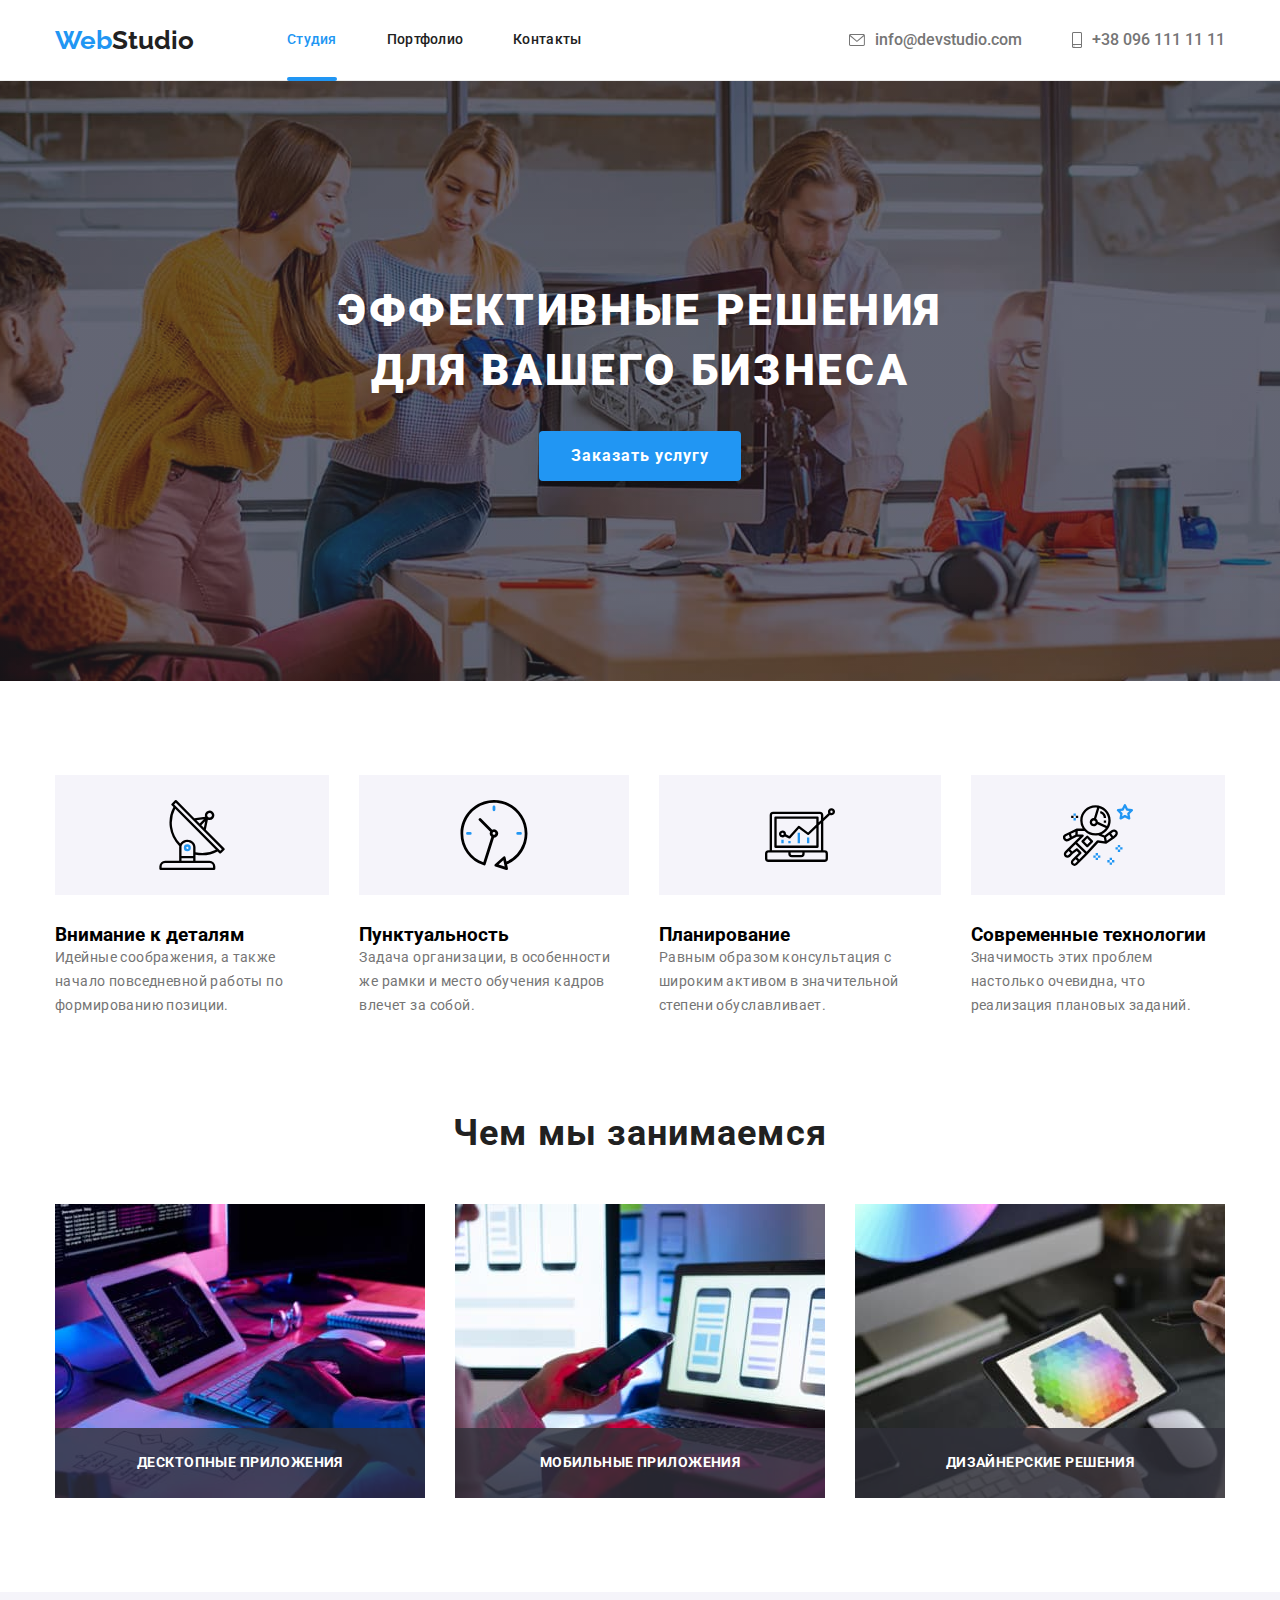
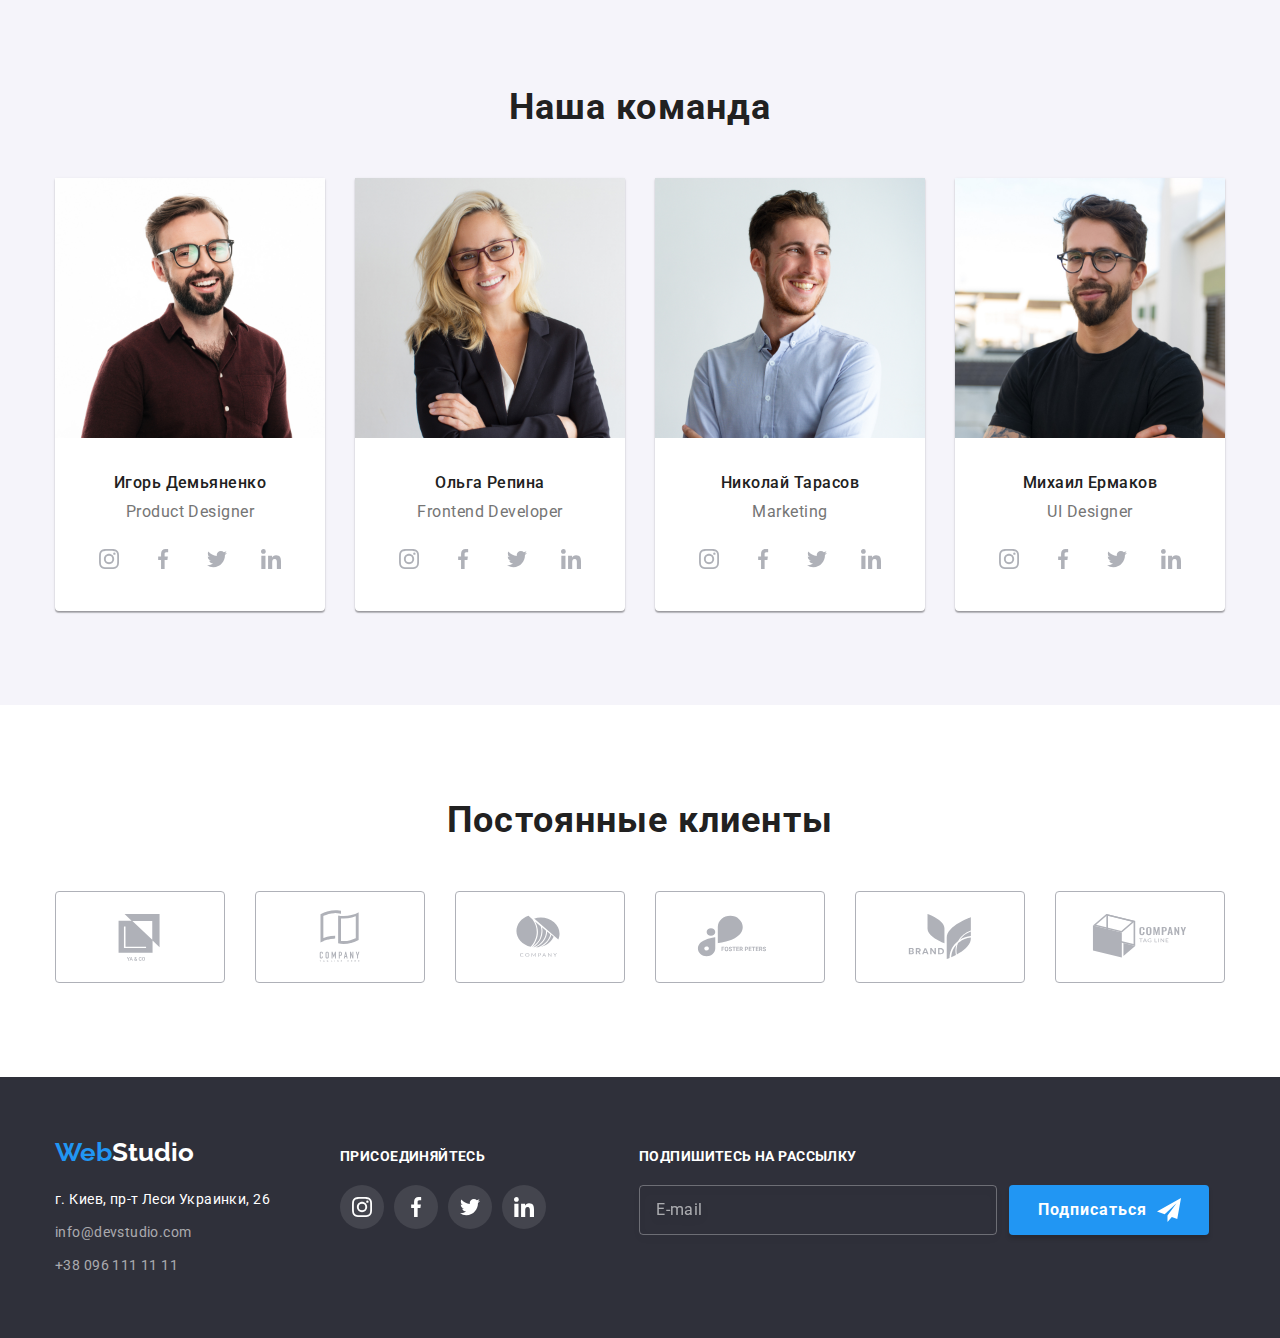
<file: index.html>
<!DOCTYPE html>
<html lang="ru">
<!--head-->

<head>
    <meta charset="UTF-8" />
    <meta http-equiv="X-UA-Compatible" content="IE=edge" />
    <meta name="viewport" content="width=device-width, initial-scale=1.0" />
    <title>Web Studio</title>
    <link rel="preconnect" href="https://fonts.googleapis.com" />
    <link rel="preconnect" href="https://fonts.gstatic.com" crossorigin />
    <link href="https://fonts.googleapis.com/css2?family=Raleway:wght@700&family=Roboto:wght@400;500;700;900&display=swap" rel="stylesheet" />
    <link rel="stylesheet" href="https://cdn.jsdelivr.net/npm/modern-normalize@1.1.0/modern-normalize.min.css" />
    <link rel="stylesheet" href="./css/main.min.css" />
</head>
<!--body-->

<body>
    <!--header-->
    <header class="header">
        <div class="container header__container">
            <a class="logo header__logo" href="./index.html " lang="en ">Web<span class="logo--black">Studio</span></a
        >
        <nav class="nav">
          <ul class="nav__list">
            <li class="nav__item">
              <a href="./index.html " class="nav__link nav__link--current">Студия</a>
            </li>
            <li class="nav__item">
                <a href="./portfolio.html " class="nav__link">Портфолио</a>
            </li>
            <li class="nav__item">
                <a href="# " class="nav__link">Контакты</a>
            </li>
            </ul>
            </nav>
            <ul class="contact-us">
                <li class="contact-us__item">
                    <a href="mailto:info@devstudio.com " lang="en " class="contact-us__link link">
                        <svg class="contact-us__icons" width="16 " height="12 ">
                <use href="./images/body/icons/sprite.svg#envelope "></use>
              </svg> info@devstudio.com
                    </a>
                </li>
                <li class="contact-us__item">
                    <a href="tel:+380961111111 " class="contact-us__link">
                        <svg class="contact-us__icons" width="10 " height="16 ">
                <use href="./images/body/icons/sprite.svg#smartphone "></use>
              </svg> +38 096 111 11 11</a>
                </li>
            </ul>
        </div>
    </header>
    <!--main-->
    <main>
        <!-- HERO -->
        <section class="hero">
            <div class="container">
                <h1 class="hero__title">Эффективные решения для вашего бизнеса</h1>
                <button type="button " class="btn hero__btn" data-modal-open>Заказать услугу</button>
                <div class="backdrop is-hidden" data-modal>
                    <div class="modal">
                        <button class="modal__close-btn" data-modal-close>
                <svg class="modal__close-icon" width="18 " height="18 ">
                  <use href="./images/body/icons/sprite.svg#close-black "></use>
                </svg>
              </button>
                        <b class="modal__title">Оставьте свои данные, мы вам перезвоним</b>
                        <form class="modal__form">
                            <label class="modal__label">
                  <span class="modal__description">Имя</span>
                  <input class="modal__input" type="text " name="user-name " />
                  <svg class="modal__icon" width="18 " height="18 ">
                    <use href="./images/body/icons/modal-sprite.svg#icon-person "></use>
                  </svg>
                </label>
                            <label class="modal__label">
                  <span class="modal__description">Телефон</span>
                  <input class="modal__input" type="tel " name="user-phone " />
                  <svg class="modal__icon" width="18 " height="18 ">
                    <use href="./images/body/icons/modal-sprite.svg#icon-phone "></use>
                  </svg>
                </label>
                            <label class="modal__label">
                  <span class="modal__description">Почта</span>
                  <input class="modal__input" type="email " name="user-email" />
                  <svg class="modal__icon" width="18 " height="18 ">
                    <use href="./images/body/icons/modal-sprite.svg#icon-email "></use>
                  </svg>
                </label>
                            <label class="modal__label-comments">
                  <span class="modal__description">Комментарии</span>
                  <textarea
                    class="modal__comments"
                    name="user-comments "
                    rows="7 "
                    placeholder="Введите текст "
                  ></textarea>
                </label>
                            <label class="modal__policy-label">
                  <input
                    class="modal__policy-check visually-hidden"
                    type="checkbox "
                    name="policy "
                  />
                  <span class="modal__checkbox"></span>
                  <span class="modal__policy-text"
                    >Соглашаюсь с рассылкой и принимаю
                    <a class="modal__policy-link">Условия договора</a></span
                  >
                </label>
                            <button class="btn modal__btn" type="submit">Отправить</button>
                        </form>
                    </div>
                </div>
            </div>
        </section>
        <!-- MAIN TASKS -->
        <section class="section">
            <div class="container">
                <h2 class="section__title visually-hidden">Основные задачи</h2>
                <ul class="main-tasks">
                    <li class="main-tasks__item">
                        <div class="main-tasks__container">
                            <svg class="main-tasks__logo" width="70 " height="70 ">
                  <use href="./images/body/icons/sprite.svg#antenna "></use>
                </svg>
                        </div>
                        <h3 class="main-tasks__title">Внимание к деталям</h3>
                        <p class="main-tasks__text">
                            Идейные соображения, а также начало повседневной работы по формированию позиции.
                        </p>
                    </li>
                    <li class="main-tasks__item">
                        <div class="main-tasks__container">
                            <svg class="main-tasks__logo" width="70 " height="70 ">
                  <use href="./images/body/icons/sprite.svg#clock "></use>
                </svg>
                        </div>
                        <h3 class="main-tasks__title">Пунктуальность</h3>
                        <p class="main-tasks__text">
                            Задача организации, в особенности же рамки и место обучения кадров влечет за собой.
                        </p>
                    </li>
                    <li class="main-tasks__item">
                        <div class="main-tasks__container">
                            <svg class="main-tasks__logo" width="70 " height="70 ">
                  <use href="./images/body/icons/sprite.svg#diagram "></use>
                </svg>
                        </div>
                        <h3 class="main-tasks__title">Планирование</h3>
                        <p class="main-tasks__text">
                            Равным образом консультация с широким активом в значительной степени обуславливает.
                        </p>
                    </li>
                    <li class="main-tasks__item">
                        <div class="main-tasks__container">
                            <svg class="main-tasks__logo" width="70 " height="70 ">
                  <use href="./images/body/icons/sprite.svg#astronaut "></use>
                </svg>
                        </div>
                        <h3 class="main-tasks__title">Современные технологии</h3>
                        <p class="main-tasks__text">
                            Значимость этих проблем настолько очевидна, что реализация плановых заданий.
                        </p>
                    </li>
                </ul>
            </div>
        </section>
        <!-- OUR WORKS -->
        <section class="section section--no-padding-top">
            <div class="container">
                <h2 class="section__title">Чем мы занимаемся</h2>
                <ul class="our-work">
                    <li class="our-work__item">
                        <div class="our-work__thumb">
                            <p class="our-work__description">Десктопные приложения</p>
                            <img class="img" src="./images/body/tablet+keyboard.jpg " alt="Набор кода на клавиатуре с отображением на экране " width="370 " height="294 " />
                        </div>
                    </li>
                    <li class="our-work__item">
                        <div class="our-work__thumb">
                            <p class="our-work__description">Мобильные приложения</p>
                            <img class="img" src="./images/body/phone+laptop.jpg " alt="Синхронизация телефона и компьютера " width="370 " height="294 " />
                        </div>
                    </li>
                    <li class="our-work__item">
                        <div class="our-work__thumb">
                            <p class="our-work__description">Дизайнерские решения</p>
                            <img class="img" src="./images/body/tablet.jpg " alt="Графика на планшете " width="370 " height="294 " />
                        </div>
                    </li>
                </ul>
            </div>
        </section>
        <!-- OUR TEAM -->
        <section class="section section--background-grey">
            <div class="container">
                <h2 class="section__title">Наша команда</h2>
                <ul class="our-team">
                    <li class="our-team__item">
                        <img class="img" src="./images/body/igor-demyanenko.jpg " alt="Фото Игоря Демьяненко " width="270 " height="260 " />
                        <div class="our-team__container">
                            <h3 class="our-team__title">Игорь Демьяненко</h3>
                            <p lang="en " class="our-team__text">Product Designer</p>
                            <ul class="socials">
                                <li class="socials__item">
                                    <a class="socials__link" href="https://www.instagram.com/ " aria-label="instargam " target="no_blank " rel="noopener noreferer ">
                                        <svg class="socials__logo" width="20 " height="20 ">
                        <use href="./images/body/icons/sprite.svg#instagram "></use>
                      </svg>
                                    </a>
                                </li>
                                <li class="socials__item">
                                    <a class="socials__link" href="https://www.facebook.com/ " aria-label="facebook " target="no_blank " rel="noopener noreferer ">
                                        <svg class="socials__logo" width="20 " height="20 ">
                        <use href="./images/body/icons/sprite.svg#facebook "></use>
                      </svg>
                                    </a>
                                </li>
                                <li class="socials__item">
                                    <a class="socials__link" href="https://twitter.com/ " aria-label="twitter " target="no_blank " rel="noopener noreferer ">
                                        <svg class="socials__logo" width="20 " height="20 ">
                        <use href="./images/body/icons/sprite.svg#twitter "></use>
                      </svg>
                                    </a>
                                </li>
                                <li class="socials__item">
                                    <a class="socials__link" href="https://www.linkedin.com/ " aria-label="linkedin " target="no_blank " rel="noopener noreferer ">
                                        <svg class="socials__logo" width="20 " height="20 ">
                        <use href="./images/body/icons/sprite.svg#linkedin "></use>
                      </svg>
                                    </a>
                                </li>
                            </ul>
                        </div>
                    </li>
                    <li class="our-team__item">
                        <img class="img" src="./images/body/olga-repina.jpg " alt="Фото Ольги Репиной " width="270 " height="260 " />
                        <div class="our-team__container">
                            <h3 class="our-team__title">Ольга Репина</h3>
                            <p lang="en " class="our-team__text">Frontend Developer</p>
                            <ul class="socials">
                                <li class="socials__item">
                                    <a class="socials__link" href="https://www.instagram.com/ " aria-label="instargam " target="no_blank " rel="noopener noreferer ">
                                        <svg class="socials__logo" width="20 " height="20 ">
                        <use href="./images/body/icons/sprite.svg#instagram "></use>
                      </svg>
                                    </a>
                                </li>
                                <li class="socials__item">
                                    <a class="socials__link" href="https://www.facebook.com/ " aria-label="facebook " target="no_blank " rel="noopener noreferer ">
                                        <svg class="socials__logo" width="20 " height="20 ">
                        <use href="./images/body/icons/sprite.svg#facebook "></use>
                      </svg>
                                    </a>
                                </li>
                                <li class="socials__item">
                                    <a class="socials__link" href="https://twitter.com/ " aria-label="twitter " target="no_blank " rel="noopener noreferer ">
                                        <svg class="socials__logo" width="20 " height="20 ">
                        <use href="./images/body/icons/sprite.svg#twitter "></use>
                      </svg>
                                    </a>
                                </li>
                                <li class="socials__item">
                                    <a class="socials__link" href="https://www.linkedin.com/ " aria-label="linkedin " target="no_blank " rel="noopener noreferer ">
                                        <svg class="socials__logo" width="20 " height="20 ">
                        <use href="./images/body/icons/sprite.svg#linkedin "></use>
                      </svg>
                                    </a>
                                </li>
                            </ul>
                        </div>
                    </li>
                    <li class="our-team__item">
                        <img class="img" src="./images/body/nikolay-tarasov.jpg " alt="Фото Николая Тарасова " width="270 " height="260 " />
                        <div class="our-team__container">
                            <h3 class="our-team__title">Николай Тарасов</h3>
                            <p lang="en " class="our-team__text">Marketing</p>
                            <ul class="socials">
                                <li class="socials__item">
                                    <a class="socials__link" href="https://www.instagram.com/ " aria-label="instargam " target="no_blank " rel="noopener noreferer ">
                                        <svg class="socials__logo" width="20 " height="20 ">
                        <use href="./images/body/icons/sprite.svg#instagram "></use>
                      </svg>
                                    </a>
                                </li>
                                <li class="socials__item">
                                    <a class="socials__link" href="https://www.facebook.com/ " aria-label="facebook " target="no_blank " rel="noopener noreferer ">
                                        <svg class="socials__logo" width="20 " height="20 ">
                        <use href="./images/body/icons/sprite.svg#facebook "></use>
                      </svg>
                                    </a>
                                </li>
                                <li class="socials__item">
                                    <a class="socials__link" href="https://twitter.com/ " aria-label="twitter " target="no_blank " rel="noopener noreferer ">
                                        <svg class="socials__logo" width="20 " height="20 ">
                        <use href="./images/body/icons/sprite.svg#twitter "></use>
                      </svg>
                                    </a>
                                </li>
                                <li class="socials__item">
                                    <a class="socials__link" href="https://www.linkedin.com/ " aria-label="linkedin " target="no_blank " rel="noopener noreferer ">
                                        <svg class="socials__logo" width="20 " height="20 ">
                        <use href="./images/body/icons/sprite.svg#linkedin "></use>
                      </svg>
                                    </a>
                                </li>
                            </ul>
                        </div>
                    </li>
                    <li class="our-team__item">
                        <img class="img" src="./images/body/mikhail-ermakov.jpg " alt="Фото Михаила Ермакова " width="270 " height="260 " />
                        <div class="our-team__container">
                            <h3 class="our-team__title">Михаил Ермаков</h3>
                            <p lang="en " class="our-team__text">UI Designer</p>
                            <ul class="socials">
                                <li class="socials__item">
                                    <a class="socials__link" href="https://www.instagram.com/ " aria-label="instargam " target="no_blank " rel="noopener noreferer ">
                                        <svg class="socials__logo" width="20 " height="20 ">
                        <use href="./images/body/icons/sprite.svg#instagram "></use>
                      </svg>
                                    </a>
                                </li>
                                <li class="socials__item">
                                    <a class="socials__link" href="https://www.facebook.com/ " aria-label="facebook " target="no_blank " rel="noopener noreferer ">
                                        <svg class="socials__logo" width="20 " height="20 ">
                        <use href="./images/body/icons/sprite.svg#facebook "></use>
                      </svg>
                                    </a>
                                </li>
                                <li class="socials__item">
                                    <a class="socials__link" href="https://twitter.com/ " aria-label="twitter " target="no_blank " rel="noopener noreferer ">
                                        <svg class="socials__logo" width="20 " height="20 ">
                        <use href="./images/body/icons/sprite.svg#twitter "></use>
                      </svg>
                                    </a>
                                </li>
                                <li class="socials__item">
                                    <a class="socials__link" href="https://www.linkedin.com/ " aria-label="linkedin " target="no_blank " rel="noopener noreferer ">
                                        <svg class="socials__logo" width="20 " height="20 ">
                        <use href="./images/body/icons/sprite.svg#linkedin "></use>
                      </svg>
                                    </a>
                                </li>
                            </ul>
                        </div>
                    </li>
                </ul>
            </div>
        </section>
        <!-- OUR CLIENTS -->
        <section class="section">
            <div class="container">
                <h2 class="section__title">Постоянные клиенты</h2>
                <ul class="our-clients">
                    <li class="our-clients__item">
                        <a class="our-clients__link" href=" ">
                            <svg class="our-clients__icon" width="160 " height="60 ">
                  <use href="./images/body/icons/sprite.svg#logo-1 "></use>
                </svg>
                        </a>
                    </li>
                    <li class="our-clients__item">
                        <a class="our-clients__link" href=" ">
                            <svg class="our-clients__icon" width="106 " height="60 ">
                  <use href="./images/body/icons/sprite.svg#logo-2 "></use>
                </svg>
                        </a>
                    </li>
                    <li class="our-clients__item">
                        <a class="our-clients__link" href=" ">
                            <svg class="our-clients__icon" width="106 " height="60 ">
                  <use href="./images/body/icons/sprite.svg#logo-3 "></use>
                </svg>
                        </a>
                    </li>
                    <li class="our-clients__item">
                        <a class="our-clients__link" href=" ">
                            <svg class="our-clients__icon" width="106 " height="60 ">
                  <use href="./images/body/icons/sprite.svg#logo-4 "></use>
                </svg>
                        </a>
                    </li>
                    <li class="our-clients__item">
                        <a class="our-clients__link" href=" ">
                            <svg class="our-clients__icon" width="106 " height="60 ">
                  <use href="./images/body/icons/sprite.svg#logo-5 "></use>
                </svg>
                        </a>
                    </li>
                    <li class="our-clients__item">
                        <a class="our-clients__link" href=" ">
                            <svg class="our-clients__icon" width="106 " height="60 ">
                  <use href="./images/body/icons/sprite.svg#logo-6 "></use>
                </svg>
                        </a>
                    </li>
                </ul>
            </div>
        </section>
    </main>
    <!--footer-->
    <footer class="footer">
        <div class="container">
            <div class="footer__contacts">
                <a class="logo" href="./index.html " lang="en ">Web<span class="footer__logo">Studio</span></a
          >
          <address class="address">
            <ul class="address__list">
              <li class="address__item">
                <a
                  href="https://goo.gl/maps/aVmXrmSKE6ymTyCH6 "
                  target="no_blank "
                  rel="noopener noreferer "
                  class="address__link address__office"
                  >г. Киев, пр-т Леси Украинки, 26</a
                >
              </li>
              <li class="address__item">
                <a href="mailto:info@devstudio.com " lang="en " class="address__link"
                  >info@devstudio.com</a
                >
              </li>
              <li class="address__item">
                <a href="tel:+380961111111 " class="address__link">+38 096 111 11 11</a>
                </li>
                </ul>
                </address>
            </div>
            <div class="connect-us footer__connect-us">
                <h3 class="connect-us__title">присоединяйтесь</h3>
                <ul class="socials">
                    <li class="socials__item">
                        <a class="socials__link" href="https://www.instagram.com/ " aria-label="instargam " target="no_blank " rel="noopener noreferer ">
                            <svg class="socials__logo" width="20 " height="20 ">
                  <use href="./images/body/icons/sprite.svg#instagram "></use>
                </svg>
                        </a>
                    </li>
                    <li class="socials__item">
                        <a class="socials__link" href="https://www.facebook.com/ " aria-label="facebook " target="no_blank " rel="noopener noreferer ">
                            <svg class="socials__logo" width="20 " height="20 ">
                  <use href="./images/body/icons/sprite.svg#facebook "></use>
                </svg>
                        </a>
                    </li>
                    <li class="socials__item">
                        <a class="socials__link" href="https://twitter.com/ " aria-label="twitter " target="no_blank " rel="noopener noreferer ">
                            <svg class="socials__logo" width="20 " height="20 ">
                  <use href="./images/body/icons/sprite.svg#twitter "></use>
                </svg>
                        </a>
                    </li>
                    <li class="socials__item">
                        <a class="socials__link" href="https://www.linkedin.com/ " aria-label="linkedin " target="no_blank " rel="noopener noreferer ">
                            <svg class="socials__logo" width="20 " height="20 ">
                  <use href="./images/body/icons/sprite.svg#linkedin "></use>
                </svg>
                        </a>
                    </li>
                </ul>
            </div>
            <div class="subscription">
                <h3 class="subscription__title">Подпишитесь на рассылку</h3>
                <form class="subscription__form">
                    <label class="subscription__label">
              <input
                class="subscription__input"
                type="email "
                name="email-subscription "
                placeholder="E-mail "
              />
            </label>
                    <button class="subscription__btn btn" type="submit ">
              <span class="subscription__btn-text">Подписаться</span>
              <svg class="subscription__icon" width="24 " height="24 ">
                <use href="./images/body/icons/modal-sprite.svg#icon-send "></use>
              </svg>
            </button>
                </form>
            </div>
        </div>
    </footer>
    <script src="./js/modal.js "></script>
</body>

</html>
</file>
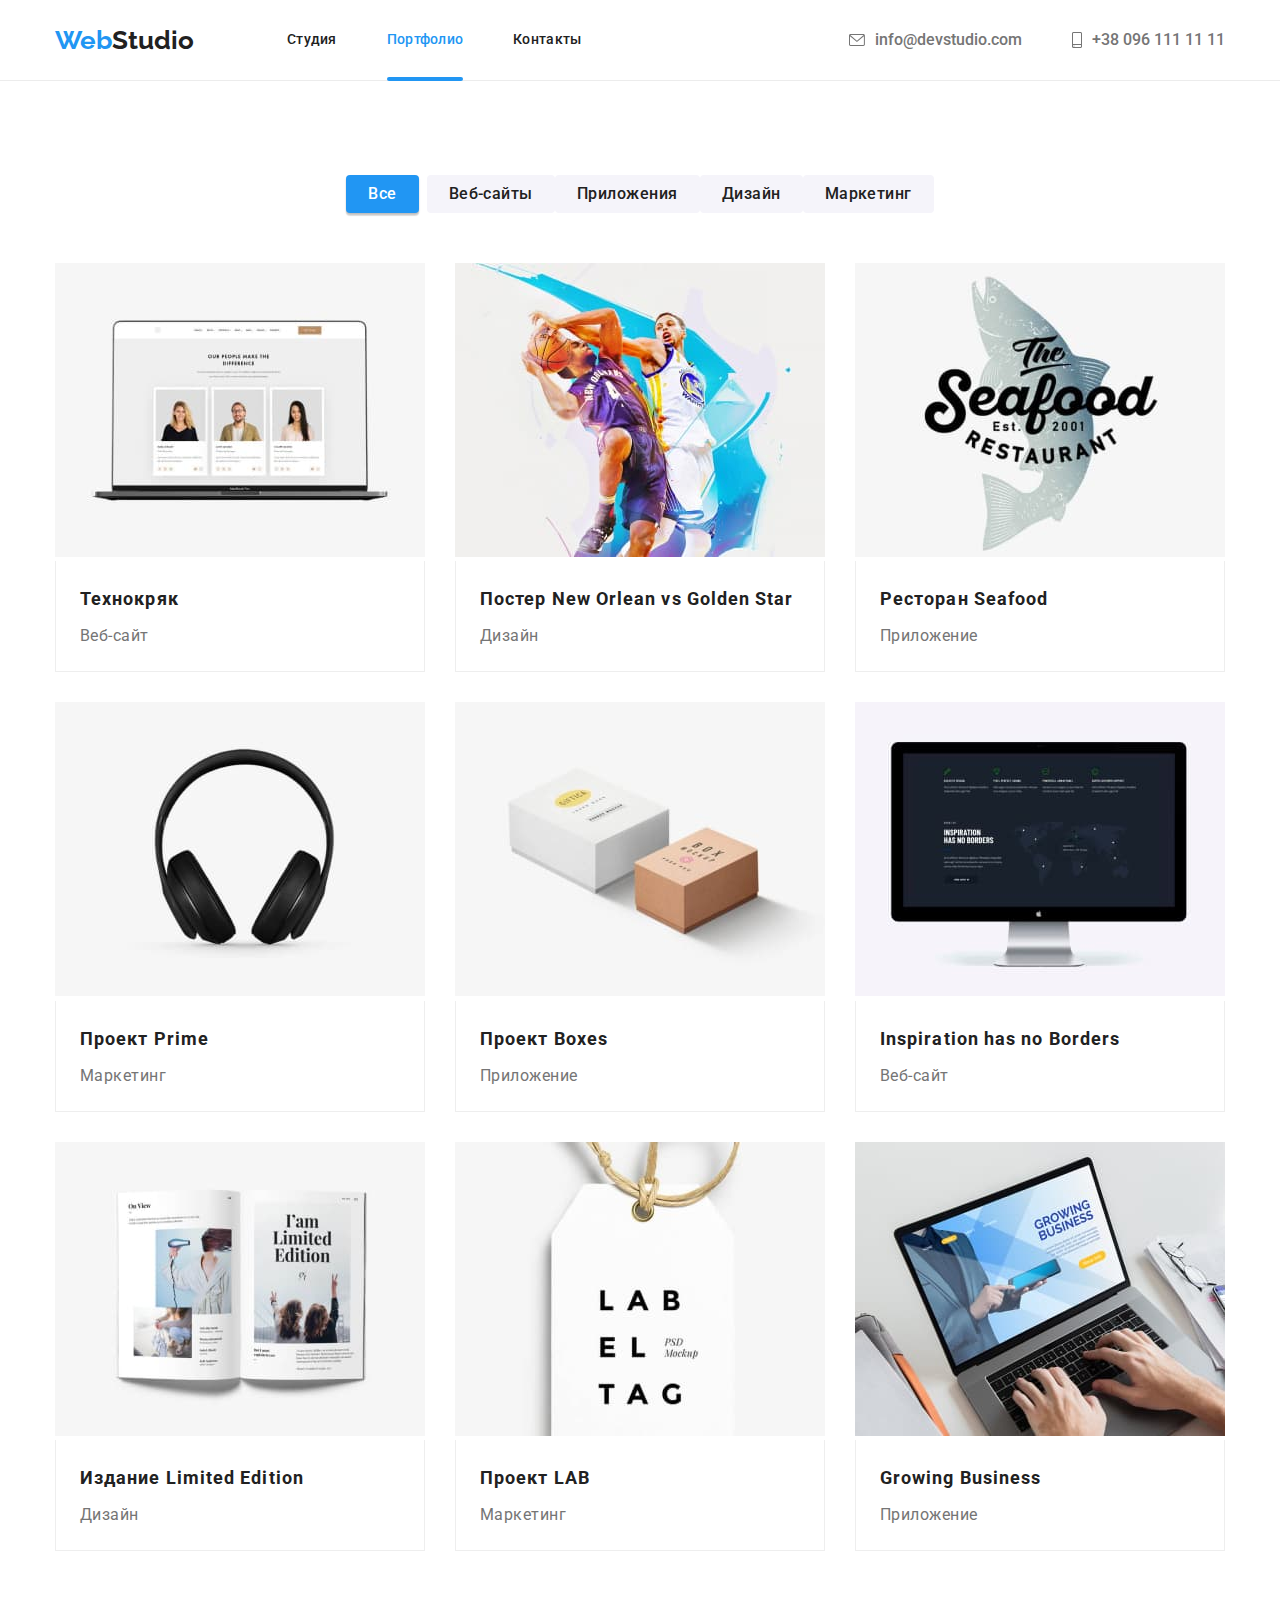
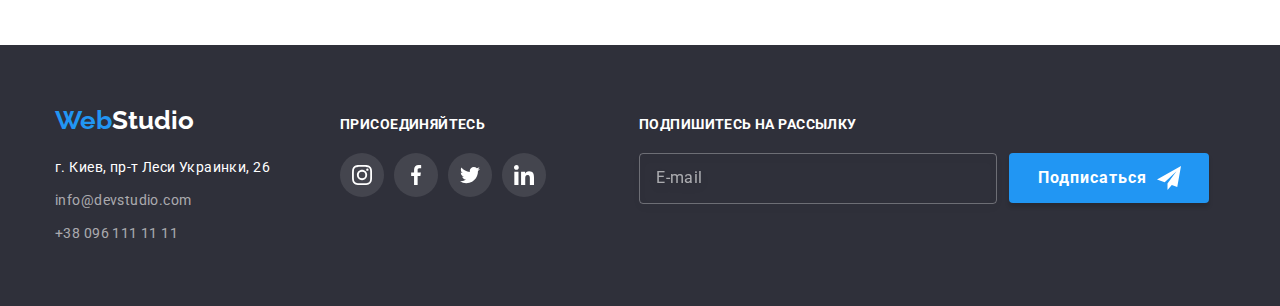
<file: portfolio.html>
<!DOCTYPE html>
<html lang="ru">
<!--head-->

<head>
    <meta charset="UTF-8" />
    <meta http-equiv="X-UA-Compatible" content="IE=edge" />
    <meta name="viewport" content="width=device-width, initial-scale=1.0" />
    <title>Web Studio</title>
    <link rel="preconnect" href="https://fonts.googleapis.com" />
    <link rel="preconnect" href="https://fonts.gstatic.com" crossorigin />
    <link href="https://fonts.googleapis.com/css2?family=Raleway:wght@700&family=Roboto:wght@400;500;700;900&display=swap" rel="stylesheet" />
    <link rel="stylesheet" href="https://cdn.jsdelivr.net/npm/modern-normalize@1.1.0/modern-normalize.min.css" />
    <link rel="stylesheet" href="./css/main.min.css" />
</head>
<!--body-->

<body>
    <!--header-->
    <header class="header">
        <div class="container header__container">
            <a class="logo header__logo" href="./index.html " lang="en ">Web<span class="logo--black">Studio</span></a
        >
        <nav class="nav">
          <ul class="nav__list">
            <li class="nav__item">
              <a href="./index.html " class="nav__link">Студия</a>
            </li>
            <li class="nav__item">
                <a href="./portfolio.html " class="nav__link nav__link--current">Портфолио</a>
            </li>
            <li class="nav__item">
                <a href="# " class="nav__link">Контакты</a>
            </li>
            </ul>
            </nav>
            <ul class="contact-us">
                <li class="contact-us__item">
                    <a href="mailto:info@devstudio.com " lang="en " class="contact-us__link link">
                        <svg class="contact-us__icons" width="16 " height="12 ">
                <use href="./images/body/icons/sprite.svg#envelope "></use>
              </svg> info@devstudio.com
                    </a>
                </li>
                <li class="contact-us__item">
                    <a href="tel:+380961111111 " class="contact-us__link">
                        <svg class="contact-us__icons" width="10 " height="16 ">
                <use href="./images/body/icons/sprite.svg#smartphone "></use>
              </svg> +38 096 111 11 11</a>
                </li>
            </ul>
        </div>
    </header>
    <!--main-->
    <main>
        <section class="portfolio section">
            <div class="container">
                <h1 class="hero__title visually-hidden">Наши работы</h1>
                <ul class="btn-list">
                    <li class="btn-list__item">
                        <button class="btn-list__btn btn-list__btn--current" type="button">Все</button>
                    </li>
                    <li class="portfolio__btn-item">
                        <button class="btn-list__btn" type="button">Веб-сайты</button>
                    </li>
                    <li class="portfolio__btn-item">
                        <button class="btn-list__btn" type="button">Приложения</button>
                    </li>
                    <li class="portfolio__btn-item">
                        <button class="btn-list__btn" type="button">Дизайн</button>
                    </li>
                    <li class="portfolio__btn-item">
                        <button class="btn-list__btn" type="button">Маркетинг</button>
                    </li>
                </ul>
                <ul class="portfolio">
                    <li class="portfolio__item">
                        <a href="" class="portfolio__link link">
                            <div class="portfolio__thumb">
                                <img class="img" src="./images/body/portfolio/technokrjak.jpg" alt="Наши люди" width="370" height="294" />
                                <div class="portfolio__overlay">
                                    <p class="portfolio__thumb-description">
                                        Ресурс предлагает комплексные предложения с разным уровнем функционала и сервисов. Все это позволит посетителю получить исчерпывающие сведения о компании или частном лице.
                                    </p>
                                </div>
                            </div>
                            <div class="portfolio__description">
                                <h2 class="portfolio__title">Технокряк</h2>
                                <p class="portfolio__text">Веб-сайт</p>
                            </div>
                        </a>
                    </li>
                    <li class="portfolio__item">
                        <a href="" class="portfolio__link">
                            <div class="portfolio__thumb">
                                <img class="portfolio-img" src="./images/body/portfolio/new-orlean-vs-golden-star.jpg" alt="Баскетболисты" width="370" height="294" />
                                <div class="portfolio__overlay">
                                    <p class="portfolio__thumb-description">
                                        Ресурс предлагает комплексные предложения с разным уровнем функционала и сервисов. Все это позволит посетителю получить исчерпывающие сведения о компании или частном лице.
                                    </p>
                                </div>
                            </div>
                            <div class="portfolio__description">
                                <h2 class="portfolio__title">Постер New Orlean vs Golden Star</h2>
                                <p class="portfolio__text">Дизайн</p>
                            </div>
                        </a>
                    </li>
                    <li class="portfolio__item">
                        <a href="" class="portfolio__link">
                            <div class="portfolio__thumb">
                                <img class="portfolio-img" src="./images/body/portfolio/seafood.jpg" alt="Постер ресторана Сифуд" width="370" height="294" />
                                <div class="portfolio__overlay">
                                    <p class="portfolio__thumb-description">
                                        Ресурс предлагает комплексные предложения с разным уровнем функционала и сервисов. Все это позволит посетителю получить исчерпывающие сведения о компании или частном лице.
                                    </p>
                                </div>
                            </div>

                            <div class="portfolio__description">
                                <h2 class="portfolio__title">Ресторан Seafood</h2>
                                <p class="portfolio__text">Приложение</p>
                            </div>
                        </a>
                    </li>
                    <li class="portfolio__item">
                        <a href="" class="portfolio__link">
                            <div class="portfolio__thumb">
                                <img class="portfolio-img" src="./images/body/portfolio/project-prime.jpg" alt="Наушники" width="370" height="294" />
                                <div class="portfolio__overlay">
                                    <p class="portfolio__thumb-description">
                                        Ресурс предлагает комплексные предложения с разным уровнем функционала и сервисов. Все это позволит посетителю получить исчерпывающие сведения о компании или частном лице.
                                    </p>
                                </div>
                            </div>

                            <div class="portfolio__description">
                                <h2 class="portfolio__title">Проект Prime</h2>
                                <p class="portfolio__text">Маркетинг</p>
                            </div>
                        </a>
                    </li>
                    <li class="portfolio__item">
                        <a href="" class="portfolio__link">
                            <div class="portfolio__thumb">
                                <img class="portfolio-img" src="./images/body/portfolio/project-boxes.jpg" alt="Две коробки" width="370" height="294" />
                                <div class="portfolio__overlay">
                                    <p class="portfolio__thumb-description">
                                        Ресурс предлагает комплексные предложения с разным уровнем функционала и сервисов. Все это позволит посетителю получить исчерпывающие сведения о компании или частном лице.
                                    </p>
                                </div>
                            </div>

                            <div class="portfolio__description">
                                <h2 class="portfolio__title">Проект Boxes</h2>
                                <p class="portfolio__text">Приложение</p>
                            </div>
                        </a>
                    </li>
                    <li class="portfolio__item">
                        <a href="" class="portfolio__link">
                            <div class="portfolio__thumb">
                                <img class="portfolio-img" src="./images/body/portfolio/inspirations.jpg" alt="Монитор с отобращающимся сайтом на нем" width="370" height="294" />
                                <div class="portfolio__overlay">
                                    <p class="portfolio__thumb-description">
                                        Ресурс предлагает комплексные предложения с разным уровнем функционала и сервисов. Все это позволит посетителю получить исчерпывающие сведения о компании или частном лице.
                                    </p>
                                </div>
                            </div>

                            <div class="portfolio__description">
                                <h2 class="portfolio__title">Inspiration has no Borders</h2>
                                <p class="portfolio__text">Веб-сайт</p>
                            </div>
                        </a>
                    </li>
                    <li class="portfolio__item">
                        <a href="" class="portfolio__link">
                            <div class="portfolio__thumb">
                                <img class="portfolio-img" src="./images/body/portfolio/limited-edition.jpg" alt="Открытая книга" width="370" height="294" />
                                <div class="portfolio__overlay">
                                    <p class="portfolio__thumb-description">
                                        Ресурс предлагает комплексные предложения с разным уровнем функционала и сервисов. Все это позволит посетителю получить исчерпывающие сведения о компании или частном лице.
                                    </p>
                                </div>
                            </div>

                            <div class="portfolio__description">
                                <h2 class="portfolio__title">Издание Limited Edition</h2>
                                <p class="portfolio__text">Дизайн</p>
                            </div>
                        </a>
                    </li>
                    <li class="portfolio__item">
                        <a href="" class="portfolio__link">
                            <div class="portfolio__thumb">
                                <img class="portfolio-img" src="./images/body/portfolio/project-lab.jpg" alt="Бирка с надписью" width="370" height="294" />
                                <div class="portfolio__overlay">
                                    <p class="portfolio__thumb-description">
                                        Ресурс предлагает комплексные предложения с разным уровнем функционала и сервисов. Все это позволит посетителю получить исчерпывающие сведения о компании или частном лице.
                                    </p>
                                </div>
                            </div>

                            <div class="portfolio__description">
                                <h2 class="portfolio__title">Проект LAB</h2>
                                <p class="portfolio__text">Маркетинг</p>
                            </div>
                        </a>
                    </li>
                    <li class="portfolio__item">
                        <a href="" class="portfolio__link">
                            <div class="portfolio__thumb">
                                <img class="portfolio-img" src="./images/body/portfolio/growing-business.jpg" alt="Работа за ноутбуком" width="370" height="294" />
                                <div class="portfolio__overlay">
                                    <p class="portfolio__thumb-description">
                                        Ресурс предлагает комплексные предложения с разным уровнем функционала и сервисов. Все это позволит посетителю получить исчерпывающие сведения о компании или частном лице.
                                    </p>
                                </div>
                            </div>

                            <div class="portfolio__description">
                                <h2 class="portfolio__title">Growing Business</h2>
                                <p class="portfolio__text">Приложение</p>
                            </div>
                        </a>
                    </li>
                </ul>
            </div>
        </section>
    </main>
    <!--footer-->
    <footer class="footer">
        <div class="container">
            <div class="footer__contacts">
                <a class="logo" href="./index.html " lang="en ">Web<span class="footer__logo">Studio</span></a
          >
          <address class="address">
            <ul class="address__list">
              <li class="address__item">
                <a
                  href="https://goo.gl/maps/aVmXrmSKE6ymTyCH6 "
                  target="no_blank "
                  rel="noopener noreferer "
                  class="address__link address__office"
                  >г. Киев, пр-т Леси Украинки, 26</a
                >
              </li>
              <li class="address__item">
                <a href="mailto:info@devstudio.com " lang="en " class="address__link"
                  >info@devstudio.com</a
                >
              </li>
              <li class="address__item">
                <a href="tel:+380961111111 " class="address__link">+38 096 111 11 11</a>
                </li>
                </ul>
                </address>
            </div>
            <div class="connect-us footer__connect-us">
                <h3 class="connect-us__title">присоединяйтесь</h3>
                <ul class="socials">
                    <li class="socials__item">
                        <a class="socials__link" href="https://www.instagram.com/ " aria-label="instargam " target="no_blank " rel="noopener noreferer ">
                            <svg class="socials__logo" width="20 " height="20 ">
                  <use href="./images/body/icons/sprite.svg#instagram "></use>
                </svg>
                        </a>
                    </li>
                    <li class="socials__item">
                        <a class="socials__link" href="https://www.facebook.com/ " aria-label="facebook " target="no_blank " rel="noopener noreferer ">
                            <svg class="socials__logo" width="20 " height="20 ">
                  <use href="./images/body/icons/sprite.svg#facebook "></use>
                </svg>
                        </a>
                    </li>
                    <li class="socials__item">
                        <a class="socials__link" href="https://twitter.com/ " aria-label="twitter " target="no_blank " rel="noopener noreferer ">
                            <svg class="socials__logo" width="20 " height="20 ">
                  <use href="./images/body/icons/sprite.svg#twitter "></use>
                </svg>
                        </a>
                    </li>
                    <li class="socials__item">
                        <a class="socials__link" href="https://www.linkedin.com/ " aria-label="linkedin " target="no_blank " rel="noopener noreferer ">
                            <svg class="socials__logo" width="20 " height="20 ">
                  <use href="./images/body/icons/sprite.svg#linkedin "></use>
                </svg>
                        </a>
                    </li>
                </ul>
            </div>
            <div class="subscription">
                <h3 class="subscription__title">Подпишитесь на рассылку</h3>
                <form class="subscription__form">
                    <label class="subscription__label">
              <input
                class="subscription__input"
                type="email "
                name="email-subscription "
                placeholder="E-mail "
              />
            </label>
                    <button class="subscription__btn btn" type="submit ">
              <span class="subscription__btn-text">Подписаться</span>
              <svg class="subscription__icon" width="24 " height="24 ">
                <use href="./images/body/icons/modal-sprite.svg#icon-send "></use>
              </svg>
            </button>
                </form>
            </div>
        </div>
    </footer>
</body>

</html>
</file>
<file: css/main.min.css>
:root{--main-font-family: 'Roboto', sans-serif;--secondary-font-family: 'Raleway', sans-serif;--text-font-size: 14px;--hero-text-color: #ffffff;--primary-text-color: #212121;--secondary-text-color: #757575;--accent-color: #2196f3;--primary-background-color: #2f303a;--secondary-background-color: #f5f4fa;--address-text-color: rgba(255, 255, 255, 0.6)}.visually-hidden{position:absolute;width:1px;height:1px;margin:-1px;border:0;padding:0;clip:rect(0 0 0 0);overflow:hidden}.socials,.socials__link,.btn,.modal__close-btn,.modal__policy-label,.subscription__input::-webkit-input-placeholder,.btn-list,.header__container,.nav__list,.contact-us,.contact-us__link,.main-tasks__container,.our-work__description,.our-clients,.our-clients__link{display:-webkit-box;display:flex;-webkit-box-align:center;align-items:center;-webkit-box-pack:center;justify-content:center}.socials,.socials__link,.btn,.modal__close-btn,.modal__policy-label,.subscription__input:-ms-input-placeholder,.btn-list,.header__container,.nav__list,.contact-us,.contact-us__link,.main-tasks__container,.our-work__description,.our-clients,.our-clients__link{display:-ms-flexbox;display:flex;-ms-flex-align:center;align-items:center;-ms-flex-pack:center;justify-content:center}.socials,.socials__link,.btn,.modal__close-btn,.modal__policy-label,.subscription__input::-ms-input-placeholder,.btn-list,.header__container,.nav__list,.contact-us,.contact-us__link,.main-tasks__container,.our-work__description,.our-clients,.our-clients__link{display:-ms-flexbox;display:flex;-ms-flex-align:center;align-items:center;-ms-flex-pack:center;justify-content:center}.socials,.socials__link,.btn,.modal__close-btn,.modal__policy-label,.subscription__input::placeholder,.btn-list,.header__container,.nav__list,.contact-us,.contact-us__link,.main-tasks__container,.our-work__description,.our-clients,.our-clients__link{display:-webkit-box;display:-ms-flexbox;display:flex;-webkit-box-align:center;-ms-flex-align:center;align-items:center;-webkit-box-pack:center;-ms-flex-pack:center;justify-content:center}h1,h2,h3,h4,h5,h6,p,ul{margin:0;padding:0}ul{list-style:none}a{text-decoration:none}.address{font-style:normal}body{font-family:var(--main-font-family)}.section{padding-top:94px;padding-bottom:94px}.section--no-padding-top{padding-top:0}.section--background-grey{background-color:var(--secondary-background-color)}.section__title{margin-bottom:50px;font-weight:700;font-size:36px;line-height:1.17;text-align:center;letter-spacing:0.03em;color:var(--primary-text-color)}.container{width:1200px;margin-left:auto;margin-right:auto;padding-left:15px;padding-right:15px}.socials__item{display:-webkit-box;display:-ms-flexbox;display:flex;background-color:var(--hero-text-color);-webkit-box-pack:center;-ms-flex-pack:center;justify-content:center;-webkit-box-align:center;-ms-flex-align:center;align-items:center}.socials__item:not(:last-child){margin-right:10px}.socials__link{width:44px;height:44px;border-radius:50%;color:#afb1b8;-webkit-transition:color 250ms cubic-bezier(0.4, 0, 0.2, 1),background-color 250ms cubic-bezier(0.4, 0, 0.2, 1);transition:color 250ms cubic-bezier(0.4, 0, 0.2, 1),background-color 250ms cubic-bezier(0.4, 0, 0.2, 1)}.socials__link:hover,.socials__link:focus{background-color:var(--accent-color);color:var(--hero-text-color)}.socials__logo{fill:currentColor}.btn{font-weight:700;font-size:16px;line-height:1.88;letter-spacing:0.06em;text-align:center;background-color:var(--accent-color);-webkit-box-shadow:0px 4px 4px rgba(0,0,0,0.15);box-shadow:0px 4px 4px rgba(0,0,0,0.15);border-radius:4px;color:inherit;cursor:pointer}.backdrop{position:fixed;top:0;left:0;width:100vw;height:100vh;background-color:rgba(0,0,0,0.2);opacity:1;-webkit-transition:opacity 250ms cubic-bezier(0.4, 0, 0.2, 1);transition:opacity 250ms cubic-bezier(0.4, 0, 0.2, 1);z-index:2}.backdrop.is-hidden{opacity:0;pointer-events:none}.modal{position:absolute;top:50%;left:50%;-webkit-transform:translate(-50%, -50%) scale(1);transform:translate(-50%, -50%) scale(1);display:block;min-width:528px;padding:40px;background:var(--hero-text-color);-webkit-box-shadow:0px 1px 3px rgba(0,0,0,0.12),0px 1px 1px rgba(0,0,0,0.14),0px 2px 1px rgba(0,0,0,0.2);box-shadow:0px 1px 3px rgba(0,0,0,0.12),0px 1px 1px rgba(0,0,0,0.14),0px 2px 1px rgba(0,0,0,0.2);border-radius:4px;-webkit-transition:-webkit-transform 250ms cubic-bezier(0.4, 0, 0.2, 1);transition:-webkit-transform 250ms cubic-bezier(0.4, 0, 0.2, 1);transition:transform 250ms cubic-bezier(0.4, 0, 0.2, 1);transition:transform 250ms cubic-bezier(0.4, 0, 0.2, 1), -webkit-transform 250ms cubic-bezier(0.4, 0, 0.2, 1)}.backdrop.is-hidden .modal{-webkit-transform:translate(-50%, -50%) scale(1.2);transform:translate(-50%, -50%) scale(1.2)}.modal__close-btn{position:absolute;top:8px;right:8px;width:30px;height:30px;border-radius:50%;border:1px solid rgba(0,0,0,0.1);background-color:transparent;margin-left:auto;cursor:pointer;-webkit-transition:fill 250ms cubic-bezier(0.4, 0, 0.2, 1);transition:fill 250ms cubic-bezier(0.4, 0, 0.2, 1)}.modal__close-btn:focus,.modal__close-btn:hover{fill:var(--accent-color)}.modal__label{position:relative;display:block;margin-bottom:10px}.modal__title{display:inline-block;margin-bottom:12px;font-weight:700;font-size:20px;line-height:1.15;text-align:center;letter-spacing:0.03em;color:var(--primary-text-color)}.modal__description{display:block;font-weight:400;font-size:12px;line-height:1.17;letter-spacing:0.01em;color:var(--secondary-text-color);text-align:left}.modal__input{display:block;width:100%;height:40px;margin-top:4px;padding:6px 6px 6px 40px;border:1px solid rgba(33,33,33,0.2);border-radius:4px;cursor:pointer;-webkit-transition:outline 250ms cubic-bezier(0.4, 0, 0.2, 1);transition:outline 250ms cubic-bezier(0.4, 0, 0.2, 1)}.modal__input:focus{outline:1px solid var(--accent-color)}.modal__icon{position:absolute;top:29px;left:13.5px;-webkit-transition:fill 250ms cubic-bezier(0.4, 0, 0.2, 1);transition:fill 250ms cubic-bezier(0.4, 0, 0.2, 1)}.modal__input:focus+.modal__icon{fill:var(--accent-color)}.modal__label-comments{display:block;margin-bottom:20px}.modal__comments{display:block;width:100%;padding:12px 16px;resize:none;border:1px solid rgba(33,33,33,0.2);border-radius:4px;cursor:pointer;-webkit-transition:outline 250ms cubic-bezier(0.4, 0, 0.2, 1);transition:outline 250ms cubic-bezier(0.4, 0, 0.2, 1)}.modal__comments:focus{outline:1px solid var(--accent-color)}.modal__policy-label{margin-bottom:30px}.modal__checkbox{display:inline-block;width:16px;height:15px;border:1px solid #000000;-webkit-box-shadow:0px 4px 4px rgba(0,0,0,0.25);box-shadow:0px 4px 4px rgba(0,0,0,0.25);border-radius:2px;margin-right:9px;-webkit-transition:background-color 250ms cubic-bezier(0.4, 0, 0.2, 1),-webkit-box-shadow 250ms cubic-bezier(0.4, 0, 0.2, 1);transition:background-color 250ms cubic-bezier(0.4, 0, 0.2, 1),-webkit-box-shadow 250ms cubic-bezier(0.4, 0, 0.2, 1);transition:background-color 250ms cubic-bezier(0.4, 0, 0.2, 1),box-shadow 250ms cubic-bezier(0.4, 0, 0.2, 1);transition:background-color 250ms cubic-bezier(0.4, 0, 0.2, 1),box-shadow 250ms cubic-bezier(0.4, 0, 0.2, 1),-webkit-box-shadow 250ms cubic-bezier(0.4, 0, 0.2, 1)}.modal__policy-check:checked+.modal__checkbox{border:transparent;-webkit-box-shadow:none;box-shadow:none;background-color:var(--accent-color);background-image:url(../images/body/icons/originals/check.svg);background-size:contain;background-position:center;background-repeat:no-repeat}.modal__policy-text{font-weight:400;font-size:14px;line-height:1.71;letter-spacing:0.03em;color:var(--secondary-text-color)}.modal__policy-link{-webkit-text-decoration-line:underline;text-decoration-line:underline;color:var(--accent-color);cursor:pointer}.modal__btn{display:inline-block;border:none;padding-left:55px;padding-right:55px}.logo{font-family:var(--secondary-font-family);font-weight:700;font-size:26px;line-height:1.19;color:var(--accent-color)}.logo--black{color:var(--primary-text-color)}.connect-us{width:206px;height:80px}.connect-us__title{margin-bottom:20px;font-family:var(--main-font-family);font-weight:700;font-size:14px;line-height:1.14;letter-spacing:0.03em;text-transform:uppercase;color:var(--hero-text-color)}.connect-us .socials__item{background-color:rgba(255,255,255,0.1);border-radius:50%}.connect-us .socials__logo{fill:var(--hero-text-color)}.subscription{width:570px}.subscription__title{margin-bottom:20px;font-family:var(--main-font-family);font-weight:700;font-size:14px;line-height:1.14;letter-spacing:0.03em;text-transform:uppercase;color:var(--hero-text-color)}.subscription__form{display:-webkit-box;display:-ms-flexbox;display:flex}.subscription__label{margin-right:12px}.subscription__input{display:inline-block;width:358px;color:var(--hero-text-color);background-color:transparent;padding:15px 16px;border:1px solid rgba(255,255,255,0.3);-webkit-filter:drop-shadow(0px 4px 4px rgba(0,0,0,0.15));filter:drop-shadow(0px 4px 4px rgba(0,0,0,0.15));border-radius:4px}.subscription__input::-webkit-input-placeholder{font-weight:400;font-size:16px;line-height:1.25;letter-spacing:0.03em;color:rgba(255,255,255,0.6)}.subscription__input:-ms-input-placeholder{font-weight:400;font-size:16px;line-height:1.25;letter-spacing:0.03em;color:rgba(255,255,255,0.6)}.subscription__input::-ms-input-placeholder{font-weight:400;font-size:16px;line-height:1.25;letter-spacing:0.03em;color:rgba(255,255,255,0.6)}.subscription__input::placeholder{font-weight:400;font-size:16px;line-height:1.25;letter-spacing:0.03em;color:rgba(255,255,255,0.6)}.subscription__btn{width:200px;height:50px;padding:10px 28px 10px 29px;border:none}.subscription__btn-text{font-weight:700;font-size:16px;line-height:1.88;letter-spacing:0.06em;color:var(--hero-text-color);margin-right:10px}.subscription__icon{fill:var(--hero-text-color);background-color:transparent}.btn-list{margin-bottom:50px}.btn-list__btn{padding:6px 22px;border:none;border-radius:4px;font-weight:500;font-size:16px;line-height:1.62;text-align:center;letter-spacing:0.03em;color:var(--primary-text-color);background-color:var(--secondary-background-color);cursor:pointer;-webkit-transition:color 250ms cubic-bezier(0.4, 0, 0.2, 1),background-color 250ms cubic-bezier(0.4, 0, 0.2, 1),-webkit-box-shadow 250ms cubic-bezier(0.4, 0, 0.2, 1);transition:color 250ms cubic-bezier(0.4, 0, 0.2, 1),background-color 250ms cubic-bezier(0.4, 0, 0.2, 1),-webkit-box-shadow 250ms cubic-bezier(0.4, 0, 0.2, 1);transition:color 250ms cubic-bezier(0.4, 0, 0.2, 1),background-color 250ms cubic-bezier(0.4, 0, 0.2, 1),box-shadow 250ms cubic-bezier(0.4, 0, 0.2, 1);transition:color 250ms cubic-bezier(0.4, 0, 0.2, 1),background-color 250ms cubic-bezier(0.4, 0, 0.2, 1),box-shadow 250ms cubic-bezier(0.4, 0, 0.2, 1),-webkit-box-shadow 250ms cubic-bezier(0.4, 0, 0.2, 1)}.btn-list__btn:hover,.btn-list__btn:focus{color:var(--hero-text-color);background-color:var(--accent-color);-webkit-box-shadow:0px 3px 1px rgba(0,0,0,0.1),0px 1px 2px rgba(0,0,0,0.08),0px 2px 2px rgba(0,0,0,0.12);box-shadow:0px 3px 1px rgba(0,0,0,0.1),0px 1px 2px rgba(0,0,0,0.08),0px 2px 2px rgba(0,0,0,0.12)}.btn-list__btn--current{background-color:var(--accent-color);color:var(--hero-text-color);-webkit-box-shadow:0px 3px 1px rgba(0,0,0,0.1),0px 1px 2px rgba(0,0,0,0.08),0px 2px 2px rgba(0,0,0,0.12);box-shadow:0px 3px 1px rgba(0,0,0,0.1),0px 1px 2px rgba(0,0,0,0.08),0px 2px 2px rgba(0,0,0,0.12)}.btn-list__item{margin-right:8px}.btn-list__item:last-child{margin-right:0px}.header{border-bottom:1px solid #ececec}.header__logo{margin-right:93px}.nav__item+.nav__item{margin-left:50px}.nav__link{display:block;padding-top:32px;padding-bottom:32px;font-weight:500;font-size:14px;line-height:1.14;letter-spacing:0.02em;color:var(--primary-text-color);-webkit-transition:color 250ms cubic-bezier(0.4, 0, 0.2, 1);transition:color 250ms cubic-bezier(0.4, 0, 0.2, 1)}.nav__link:hover,.nav__link:focus{color:var(--accent-color);cursor:pointer}.nav__link--current{color:var(--accent-color);position:relative}.nav__link--current::after{content:'';position:absolute;left:0;bottom:-1px;width:100%;height:4px;border-radius:2px;background-color:var(--accent-color)}.contact-us{margin-left:auto}.contact-us__item+.contact-us__item{margin-left:50px}.contact-us__link{font-weight:500;color:var(--secondary-text-color);-webkit-transition:color 250ms cubic-bezier(0.4, 0, 0.2, 1);transition:color 250ms cubic-bezier(0.4, 0, 0.2, 1)}.contact-us__link:hover,.contact-us__link:focus{color:var(--accent-color);cursor:pointer}.contact-us__icons{fill:currentColor;margin-right:10px}.hero{padding:200px 0;text-align:center;background-color:var(--primary-background-color);color:var(--hero-text-color);background-image:-webkit-gradient(linear, left top, right top, from(rgba(47,48,58,0.4)), to(rgba(47,48,58,0.4))),url(../images/body/hero-background.jpg);background-image:linear-gradient(to right, rgba(47,48,58,0.4), rgba(47,48,58,0.4)),url(../images/body/hero-background.jpg);background-size:cover;background-repeat:no-repeat;background-position:center;max-width:1600px;margin-left:auto;margin-right:auto}.hero .container{max-width:696px}.hero__title{margin-bottom:30px;font-weight:900;font-size:44px;line-height:1.36;text-align:center;letter-spacing:0.06em;text-transform:uppercase}.hero__btn{display:inline-block;padding:10px 32px;border:none}.main-tasks{display:-webkit-box;display:-ms-flexbox;display:flex}.main-tasks__item{-ms-flex-preferred-size:calc((100% - 30) / 4);flex-basis:calc((100% - 30) / 4)}.main-tasks__item+.main-tasks__item{margin-left:30px}.main-tasks__text{font-weight:400;font-size:14px;line-height:1.71;letter-spacing:0.03em;color:var(--secondary-text-color)}.main-tasks__container{height:120px;background-color:var(--secondary-background-color);margin-bottom:30px}.our-work{display:-webkit-box;display:-ms-flexbox;display:flex}.our-work__thumb{position:relative;display:-webkit-box;display:-ms-flexbox;display:flex}.our-work__description{position:absolute;left:0;bottom:0;width:100%;height:70px;-webkit-box-pack:center;-ms-flex-pack:center;justify-content:center;background-color:rgba(47,48,58,0.8);font-weight:700;font-size:14px;line-height:1.14;letter-spacing:0.03em;text-transform:uppercase;color:var(--hero-text-color)}.our-work__item{width:calc((100%-60) / 3)}.our-work__item+.our-work__item{margin-left:30px}.our-team{display:-webkit-box;display:-ms-flexbox;display:flex}.our-team__item{background-color:var(--hero-text-color);-webkit-box-shadow:0px 1px 3px rgba(0,0,0,0.12),0px 1px 1px rgba(0,0,0,0.14),0px 2px 1px rgba(0,0,0,0.2);box-shadow:0px 1px 3px rgba(0,0,0,0.12),0px 1px 1px rgba(0,0,0,0.14),0px 2px 1px rgba(0,0,0,0.2);border-bottom-left-radius:4px;border-bottom-right-radius:4px}.our-team__item+.our-team__item{margin-left:30px}.our-team__container{padding-top:30px;padding-bottom:30px}.our-team__title{font-weight:500;font-size:16px;line-height:1.19;text-align:center;letter-spacing:0.03em;color:var(--primary-text-color);margin-bottom:10px}.our-team__text{font-weight:400;font-size:16px;line-height:1.19;color:var(--secondary-text-color);margin-bottom:16px;text-align:center;letter-spacing:0.03em}.our-clients__item{display:-webkit-box;display:-ms-flexbox;display:flex}.our-clients__item+.our-clients__item{margin-left:30px}.our-clients__link{width:170px;height:92px;border-radius:4px;color:#afb1b8;border:1px solid currentColor;-webkit-transition:color 250ms cubic-bezier(0.4, 0, 0.2, 1);transition:color 250ms cubic-bezier(0.4, 0, 0.2, 1)}.our-clients__link:hover,.our-clients__link:focus{color:var(--accent-color)}.our-clients__icon{fill:currentColor}.portfolio{display:-webkit-box;display:-ms-flexbox;display:flex;-ms-flex-wrap:wrap;flex-wrap:wrap}.portfolio__item{-ms-flex-preferred-size:calc((100% - 60px) / 3);flex-basis:calc((100% - 60px) / 3);margin-right:30px;margin-bottom:30px}.portfolio__item:nth-child(3n){margin-right:0}.portfolio__item:nth-last-child(-n+3){margin-bottom:0}.portfolio__thumb{position:relative;overflow:hidden}.portfolio__overlay{position:absolute;top:0;left:0;width:100%;height:100%;background-color:rgba(33,150,243,0.9);opacity:0;-webkit-transform:translateY(100%);transform:translateY(100%);-webkit-transition:opacity 250ms cubic-bezier(0.4, 0, 0.2, 1),-webkit-transform 250ms cubic-bezier(0.4, 0, 0.2, 1);transition:opacity 250ms cubic-bezier(0.4, 0, 0.2, 1),-webkit-transform 250ms cubic-bezier(0.4, 0, 0.2, 1);transition:transform 250ms cubic-bezier(0.4, 0, 0.2, 1),opacity 250ms cubic-bezier(0.4, 0, 0.2, 1);transition:transform 250ms cubic-bezier(0.4, 0, 0.2, 1),opacity 250ms cubic-bezier(0.4, 0, 0.2, 1),-webkit-transform 250ms cubic-bezier(0.4, 0, 0.2, 1)}.portfolio__link:hover .portfolio__overlay,.portfolio__link:focus .portfolio__overlay{opacity:1;-webkit-transform:translateY(0);transform:translateY(0)}.portfolio__thumb-description{position:absolute;top:50%;left:50%;-webkit-transform:translate(-50%, -50%);transform:translate(-50%, -50%);display:block;width:322px;font-weight:400;font-size:18px;line-height:1.56;letter-spacing:0.03em;color:var(--hero-text-color)}.portfolio__link{-webkit-transition:-webkit-box-shadow 250ms cubic-bezier(0.4, 0, 0.2, 1);transition:-webkit-box-shadow 250ms cubic-bezier(0.4, 0, 0.2, 1);transition:box-shadow 250ms cubic-bezier(0.4, 0, 0.2, 1);transition:box-shadow 250ms cubic-bezier(0.4, 0, 0.2, 1), -webkit-box-shadow 250ms cubic-bezier(0.4, 0, 0.2, 1)}.portfolio__link:hover,.portfolio__link:focus{display:block;-webkit-box-shadow:0px 1px 1px rgba(0,0,0,0.12),0px 4px 4px rgba(0,0,0,0.06),1px 4px 6px rgba(0,0,0,0.16);box-shadow:0px 1px 1px rgba(0,0,0,0.12),0px 4px 4px rgba(0,0,0,0.06),1px 4px 6px rgba(0,0,0,0.16)}.portfolio__description{padding-top:20px;padding-right:24px;padding-bottom:20px;padding-left:24px;border:1px solid #eeeeee;border-top:0}.portfolio__title{margin-bottom:4px;font-weight:700;font-size:18px;line-height:2;letter-spacing:0.06em;color:var(--primary-text-color)}.portfolio__text{font-weight:400;font-size:16px;line-height:1.88;letter-spacing:0.03em;color:var(--secondary-text-color)}.footer{background-color:var(--primary-background-color);padding-top:60px;padding-bottom:60px}.footer .container{display:-webkit-box;display:-ms-flexbox;display:flex;-webkit-box-align:baseline;-ms-flex-align:baseline;align-items:baseline}.footer__contacts{margin-right:70px}.footer__logo{color:var(--hero-text-color)}.footer .logo{display:inline-block;margin-bottom:20px}.footer__connect-us{margin-right:93px}.address__link{font-weight:400;font-size:var(--text-font-size);line-height:1.71;letter-spacing:0.03em;color:var(--address-text-color)}.address__office{color:var(--hero-text-color)}.address__item+.address__item{margin-top:9px}
/*# sourceMappingURL=main.min.css.map */
</file>
